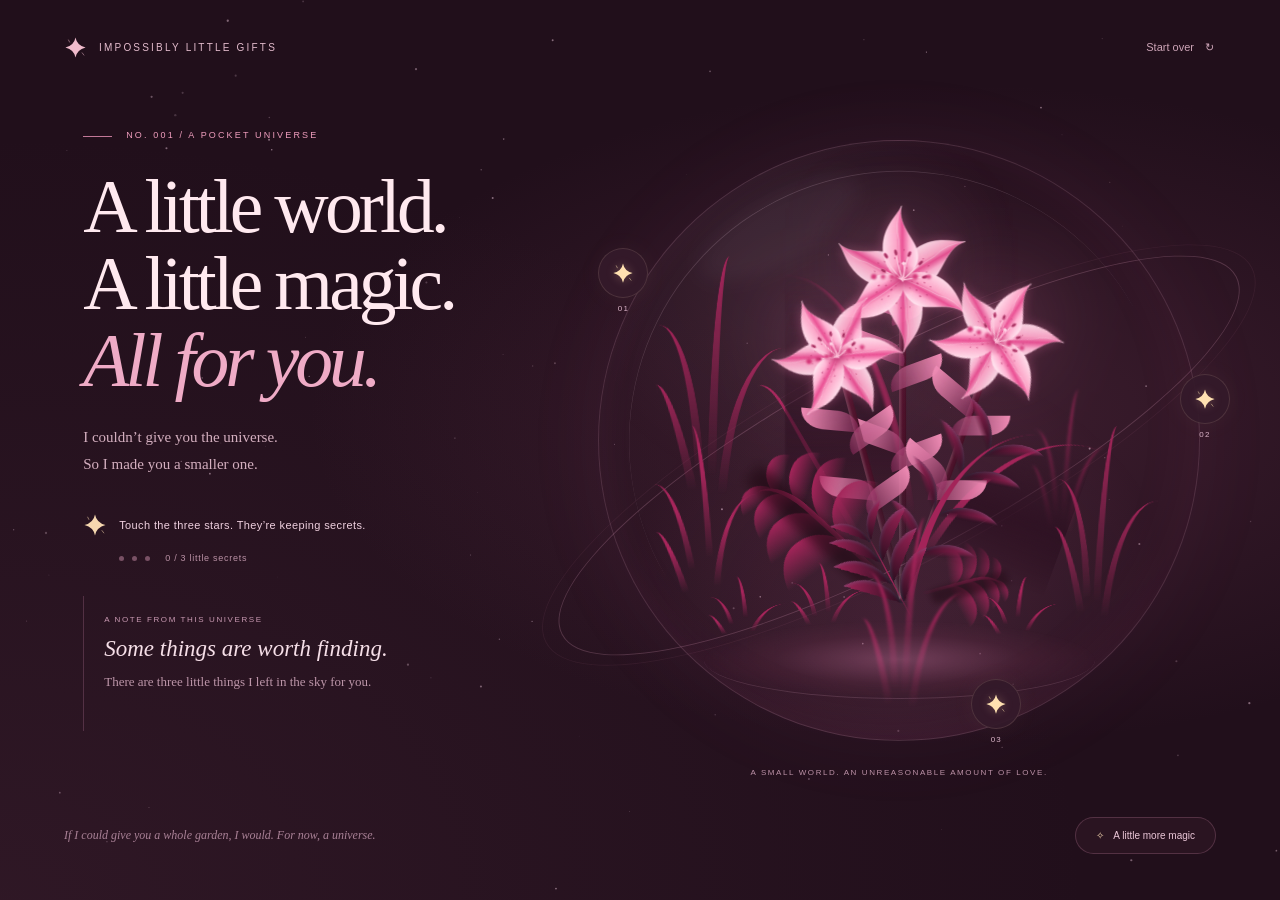
<file: index.html>
<!DOCTYPE html>
<html lang="en">
<head>
  <meta charset="UTF-8">
  <meta name="viewport" content="width=device-width, initial-scale=1.0">
  <meta name="theme-color" content="#210f1b">
  <meta name="description" content="A tiny pink universe with three flowers, three little secrets, and an unreasonable amount of love.">
  <link rel="icon" href="./img/pink-lily.svg" type="image/svg+xml">
  <link rel="stylesheet" href="./css/main.css">
  <link rel="stylesheet" href="./css/lilies.css">
  <link rel="stylesheet" href="./css/universe.css?v=responsive-globe">
  <title>A little universe · animationsss</title>
</head>
<body class="container">
  <div class="night" aria-hidden="true"></div>
  <canvas id="stardust" aria-hidden="true"></canvas>
  <header class="masthead">
    <div class="wordmark"><svg viewBox="0 0 32 32" fill="none" aria-hidden="true"><path d="M16 2 Q18 13 30 16 Q18 19 16 30 Q14 19 2 16 Q14 13 16 2Z" fill="currentColor"/><path d="M6 5L8 9M25 23L28 27" stroke="currentColor" stroke-width=".7"/></svg><span>IMPOSSIBLY LITTLE GIFTS</span></div>
    <button type="button" id="restart" class="quiet-button">Start over <span aria-hidden="true">↻</span></button>
  </header>
  <main class="experience">
    <section class="story" aria-label="A little universe for you">
      <p class="eyebrow">NO. 001 / A POCKET UNIVERSE</p>
      <h1 id="headline"><span>A little world.</span><span>A little magic.</span><em>All for you.</em></h1>
      <p class="intro">I couldn’t give you the universe.<br>So I made you a smaller one.</p>
      <div class="invitation"><svg viewBox="0 0 32 32" fill="none" aria-hidden="true"><path d="M16 2 Q18 13 30 16 Q18 19 16 30 Q14 19 2 16 Q14 13 16 2Z" fill="currentColor"/><path d="M6 5L8 9M25 23L28 27" stroke="currentColor" stroke-width=".7"/></svg><span class="invitation-text">Touch the three stars. They’re keeping secrets.</span></div>
      <div class="progress"><i aria-hidden="true"></i><i aria-hidden="true"></i><i aria-hidden="true"></i><span id="count">0 / 3 little secrets</span></div>
      <div class="secret">
        <p class="secret-label">A NOTE FROM THIS UNIVERSE</p>
        <h2 class="secret-title">Some things are worth finding.</h2>
        <p class="secret-body">There are three little things I left in the sky for you.</p>
      </div>
    </section>
    <section class="universe" aria-label="A miniature world of three pink lilies and three hidden notes">
      <div class="world"><div class="garden-ruler" aria-hidden="true"></div>
        <div class="orbital-ring" aria-hidden="true"></div>
        <div class="glass" aria-hidden="true"></div>
        <div class="garden" role="img" aria-label="The original pink lilies, growing inside a little glass planet"><div class="flowers">
      <div class="flower flower--1">
        <div class="flower__leafs flower__leafs--1">
          <img class="lily-bloom" src="./img/pink-lily.svg" alt="" width="300" height="300" />

          <div class="flower__light flower__light--1"></div>
          <div class="flower__light flower__light--2"></div>
          <div class="flower__light flower__light--3"></div>
          <div class="flower__light flower__light--4"></div>
          <div class="flower__light flower__light--5"></div>
          <div class="flower__light flower__light--6"></div>
          <div class="flower__light flower__light--7"></div>
          <div class="flower__light flower__light--8"></div>
        </div>
        <div class="flower__line">
          <div class="flower__line__leaf flower__line__leaf--1"></div>
          <div class="flower__line__leaf flower__line__leaf--2"></div>
          <div class="flower__line__leaf flower__line__leaf--3"></div>
          <div class="flower__line__leaf flower__line__leaf--4"></div>
          <div class="flower__line__leaf flower__line__leaf--5"></div>
          <div class="flower__line__leaf flower__line__leaf--6"></div>
        </div>
      </div>

      <div class="flower flower--2">
        <div class="flower__leafs flower__leafs--2">
          <img class="lily-bloom" src="./img/pink-lily.svg" alt="" width="300" height="300" />

          <div class="flower__light flower__light--1"></div>
          <div class="flower__light flower__light--2"></div>
          <div class="flower__light flower__light--3"></div>
          <div class="flower__light flower__light--4"></div>
          <div class="flower__light flower__light--5"></div>
          <div class="flower__light flower__light--6"></div>
          <div class="flower__light flower__light--7"></div>
          <div class="flower__light flower__light--8"></div>
        </div>
        <div class="flower__line">
          <div class="flower__line__leaf flower__line__leaf--1"></div>
          <div class="flower__line__leaf flower__line__leaf--2"></div>
          <div class="flower__line__leaf flower__line__leaf--3"></div>
          <div class="flower__line__leaf flower__line__leaf--4"></div>
        </div>
      </div>

      <div class="flower flower--3">
        <div class="flower__leafs flower__leafs--3">
          <img class="lily-bloom" src="./img/pink-lily.svg" alt="" width="300" height="300" />

          <div class="flower__light flower__light--1"></div>
          <div class="flower__light flower__light--2"></div>
          <div class="flower__light flower__light--3"></div>
          <div class="flower__light flower__light--4"></div>
          <div class="flower__light flower__light--5"></div>
          <div class="flower__light flower__light--6"></div>
          <div class="flower__light flower__light--7"></div>
          <div class="flower__light flower__light--8"></div>
        </div>
        <div class="flower__line">
          <div class="flower__line__leaf flower__line__leaf--1"></div>
          <div class="flower__line__leaf flower__line__leaf--2"></div>
          <div class="flower__line__leaf flower__line__leaf--3"></div>
          <div class="flower__line__leaf flower__line__leaf--4"></div>
        </div>
      </div>

      <div class="grow-ans" style="--d: 1.2s">
        <div class="flower__g-long">
          <div class="flower__g-long__top"></div>
          <div class="flower__g-long__bottom"></div>
        </div>
      </div>

      <div class="growing-grass">
        <div class="flower__grass flower__grass--1">
          <div class="flower__grass--top"></div>
          <div class="flower__grass--bottom"></div>
          <div class="flower__grass__leaf flower__grass__leaf--1"></div>
          <div class="flower__grass__leaf flower__grass__leaf--2"></div>
          <div class="flower__grass__leaf flower__grass__leaf--3"></div>
          <div class="flower__grass__leaf flower__grass__leaf--4"></div>
          <div class="flower__grass__leaf flower__grass__leaf--5"></div>
          <div class="flower__grass__leaf flower__grass__leaf--6"></div>
          <div class="flower__grass__leaf flower__grass__leaf--7"></div>
          <div class="flower__grass__leaf flower__grass__leaf--8"></div>
          <div class="flower__grass__overlay"></div>
        </div>
      </div>

      <div class="growing-grass">
        <div class="flower__grass flower__grass--2">
          <div class="flower__grass--top"></div>
          <div class="flower__grass--bottom"></div>
          <div class="flower__grass__leaf flower__grass__leaf--1"></div>
          <div class="flower__grass__leaf flower__grass__leaf--2"></div>
          <div class="flower__grass__leaf flower__grass__leaf--3"></div>
          <div class="flower__grass__leaf flower__grass__leaf--4"></div>
          <div class="flower__grass__leaf flower__grass__leaf--5"></div>
          <div class="flower__grass__leaf flower__grass__leaf--6"></div>
          <div class="flower__grass__leaf flower__grass__leaf--7"></div>
          <div class="flower__grass__leaf flower__grass__leaf--8"></div>
          <div class="flower__grass__overlay"></div>
        </div>
      </div>

      <div class="grow-ans" style="--d: 2.4s">
        <div class="flower__g-right flower__g-right--1">
          <div class="leaf"></div>
        </div>
      </div>

      <div class="grow-ans" style="--d: 2.8s">
        <div class="flower__g-right flower__g-right--2">
          <div class="leaf"></div>
        </div>
      </div>

      <div class="grow-ans" style="--d: 2.8s">
        <div class="flower__g-front">
          <div
            class="flower__g-front__leaf-wrapper flower__g-front__leaf-wrapper--1"
          >
            <div class="flower__g-front__leaf"></div>
          </div>
          <div
            class="flower__g-front__leaf-wrapper flower__g-front__leaf-wrapper--2"
          >
            <div class="flower__g-front__leaf"></div>
          </div>
          <div
            class="flower__g-front__leaf-wrapper flower__g-front__leaf-wrapper--3"
          >
            <div class="flower__g-front__leaf"></div>
          </div>
          <div
            class="flower__g-front__leaf-wrapper flower__g-front__leaf-wrapper--4"
          >
            <div class="flower__g-front__leaf"></div>
          </div>
          <div
            class="flower__g-front__leaf-wrapper flower__g-front__leaf-wrapper--5"
          >
            <div class="flower__g-front__leaf"></div>
          </div>
          <div
            class="flower__g-front__leaf-wrapper flower__g-front__leaf-wrapper--6"
          >
            <div class="flower__g-front__leaf"></div>
          </div>
          <div
            class="flower__g-front__leaf-wrapper flower__g-front__leaf-wrapper--7"
          >
            <div class="flower__g-front__leaf"></div>
          </div>
          <div
            class="flower__g-front__leaf-wrapper flower__g-front__leaf-wrapper--8"
          >
            <div class="flower__g-front__leaf"></div>
          </div>
          <div class="flower__g-front__line"></div>
        </div>
      </div>

      <div class="grow-ans" style="--d: 3.2s">
        <div class="flower__g-fr">
          <div class="leaf"></div>
          <div class="flower__g-fr__leaf flower__g-fr__leaf--1"></div>
          <div class="flower__g-fr__leaf flower__g-fr__leaf--2"></div>
          <div class="flower__g-fr__leaf flower__g-fr__leaf--3"></div>
          <div class="flower__g-fr__leaf flower__g-fr__leaf--4"></div>
          <div class="flower__g-fr__leaf flower__g-fr__leaf--5"></div>
          <div class="flower__g-fr__leaf flower__g-fr__leaf--6"></div>
          <div class="flower__g-fr__leaf flower__g-fr__leaf--7"></div>
          <div class="flower__g-fr__leaf flower__g-fr__leaf--8"></div>
        </div>
      </div>

      <div class="long-g long-g--0">
        <div class="grow-ans" style="--d: 3s">
          <div class="leaf leaf--0"></div>
        </div>
        <div class="grow-ans" style="--d: 2.2s">
          <div class="leaf leaf--1"></div>
        </div>
        <div class="grow-ans" style="--d: 3.4s">
          <div class="leaf leaf--2"></div>
        </div>
        <div class="grow-ans" style="--d: 3.6s">
          <div class="leaf leaf--3"></div>
        </div>
      </div>

      <div class="long-g long-g--1">
        <div class="grow-ans" style="--d: 3.6s">
          <div class="leaf leaf--0"></div>
        </div>
        <div class="grow-ans" style="--d: 3.8s">
          <div class="leaf leaf--1"></div>
        </div>
        <div class="grow-ans" style="--d: 4s">
          <div class="leaf leaf--2"></div>
        </div>
        <div class="grow-ans" style="--d: 4.2s">
          <div class="leaf leaf--3"></div>
        </div>
      </div>

      <div class="long-g long-g--2">
        <div class="grow-ans" style="--d: 4s">
          <div class="leaf leaf--0"></div>
        </div>
        <div class="grow-ans" style="--d: 4.2s">
          <div class="leaf leaf--1"></div>
        </div>
        <div class="grow-ans" style="--d: 4.4s">
          <div class="leaf leaf--2"></div>
        </div>
        <div class="grow-ans" style="--d: 4.6s">
          <div class="leaf leaf--3"></div>
        </div>
      </div>

      <div class="long-g long-g--3">
        <div class="grow-ans" style="--d: 4s">
          <div class="leaf leaf--0"></div>
        </div>
        <div class="grow-ans" style="--d: 4.2s">
          <div class="leaf leaf--1"></div>
        </div>
        <div class="grow-ans" style="--d: 3s">
          <div class="leaf leaf--2"></div>
        </div>
        <div class="grow-ans" style="--d: 3.6s">
          <div class="leaf leaf--3"></div>
        </div>
      </div>

      <div class="long-g long-g--4">
        <div class="grow-ans" style="--d: 4s">
          <div class="leaf leaf--0"></div>
        </div>
        <div class="grow-ans" style="--d: 4.2s">
          <div class="leaf leaf--1"></div>
        </div>
        <div class="grow-ans" style="--d: 3s">
          <div class="leaf leaf--2"></div>
        </div>
        <div class="grow-ans" style="--d: 3.6s">
          <div class="leaf leaf--3"></div>
        </div>
      </div>

      <div class="long-g long-g--5">
        <div class="grow-ans" style="--d: 4s">
          <div class="leaf leaf--0"></div>
        </div>
        <div class="grow-ans" style="--d: 4.2s">
          <div class="leaf leaf--1"></div>
        </div>
        <div class="grow-ans" style="--d: 3s">
          <div class="leaf leaf--2"></div>
        </div>
        <div class="grow-ans" style="--d: 3.6s">
          <div class="leaf leaf--3"></div>
        </div>
      </div>

      <div class="long-g long-g--6">
        <div class="grow-ans" style="--d: 4.2s">
          <div class="leaf leaf--0"></div>
        </div>
        <div class="grow-ans" style="--d: 4.4s">
          <div class="leaf leaf--1"></div>
        </div>
        <div class="grow-ans" style="--d: 4.6s">
          <div class="leaf leaf--2"></div>
        </div>
        <div class="grow-ans" style="--d: 4.8s">
          <div class="leaf leaf--3"></div>
        </div>
      </div>

      <div class="long-g long-g--7">
        <div class="grow-ans" style="--d: 3s">
          <div class="leaf leaf--0"></div>
        </div>
        <div class="grow-ans" style="--d: 3.2s">
          <div class="leaf leaf--1"></div>
        </div>
        <div class="grow-ans" style="--d: 3.5s">
          <div class="leaf leaf--2"></div>
        </div>
        <div class="grow-ans" style="--d: 3.6s">
          <div class="leaf leaf--3"></div>
        </div>
      </div>
    </div></div>
        <div class="ground" aria-hidden="true"></div>
        <svg class="heart-trace" viewBox="0 0 500 500" aria-hidden="true"><path pathLength="1000" d="M250 452 C205 419 18 280 25 152 C31 39 186 20 250 126 C314 20 469 39 475 152 C482 280 295 419 250 452"/></svg>
        <button type="button" class="star star--1" aria-label="Open secret one: the pull" aria-pressed="false"><svg viewBox="0 0 32 32" fill="none" aria-hidden="true"><path d="M16 2 Q18 13 30 16 Q18 19 16 30 Q14 19 2 16 Q14 13 16 2Z" fill="currentColor"/><path d="M6 5L8 9M25 23L28 27" stroke="currentColor" stroke-width=".7"/></svg><span class="star-label" aria-hidden="true">01</span></button>
        <button type="button" class="star star--2" aria-label="Open secret two: the light" aria-pressed="false"><svg viewBox="0 0 32 32" fill="none" aria-hidden="true"><path d="M16 2 Q18 13 30 16 Q18 19 16 30 Q14 19 2 16 Q14 13 16 2Z" fill="currentColor"/><path d="M6 5L8 9M25 23L28 27" stroke="currentColor" stroke-width=".7"/></svg><span class="star-label" aria-hidden="true">02</span></button>
        <button type="button" class="star star--3" aria-label="Open secret three: the promise" aria-pressed="false"><svg viewBox="0 0 32 32" fill="none" aria-hidden="true"><path d="M16 2 Q18 13 30 16 Q18 19 16 30 Q14 19 2 16 Q14 13 16 2Z" fill="currentColor"/><path d="M6 5L8 9M25 23L28 27" stroke="currentColor" stroke-width=".7"/></svg><span class="star-label" aria-hidden="true">03</span></button>
        <p class="orbital-caption">A SMALL WORLD. AN UNREASONABLE AMOUNT OF LOVE.</p>
      </div>
    </section>
  </main>
  <footer class="page-footer"><p>If I could give you a whole garden, I would. For now, a universe.</p><button type="button" class="magic-button" id="magic"><span aria-hidden="true">✧</span> A little more magic</button></footer>
  <p id="announcement" class="sr-only" role="status" aria-live="polite"></p>
  <script src="./js/universe.js?v=responsive-globe"></script>
</body>
</html>
</file>
<file: css/main.css>
*,
*::after,
*::before {
  padding: 0;
  margin: 0;
  box-sizing: border-box;
}

:root {
  --dark-color: hsl(335, 64%, 7%);
}

body {
  display: flex;
  align-items: flex-end;
  justify-content: center;
  min-height: 100vh;
  background-color: var(--dark-color);
  overflow: hidden;
  perspective: 1000px;
}

.night {
  position: fixed;
  left: 50%;
  top: 0;
  transform: translateX(-50%);
  width: 100%;
  height: 100%;
  filter: blur(0.1vmin);
  background-image: radial-gradient(ellipse at top, transparent 0%, var(--dark-color)),
  radial-gradient(ellipse at bottom, var(--dark-color), hsla(335, 64%, 76%, 0.2)),
  repeating-linear-gradient(220deg, hsl(335, 64%, 7%) 0px, hsl(335, 64%, 7%) 19px, transparent 19px,
  transparent 22px), repeating-linear-gradient(189deg, hsl(335, 64%, 7%) 0px, hsl(335, 64%, 7%) 19px,
  transparent 19px, transparent 22px), repeating-linear-gradient(148deg, hsl(335, 64%, 7%) 0px,
  hsl(335, 64%, 7%) 19px, transparent 19px, transparent 22px), linear-gradient(90deg, hsl(335, 64%, 51%),
  hsl(335, 64%, 90%));
}

.flowers {
  position: relative;
  transform: scale(0.9);
}

.flower {
  position: absolute;
  bottom: 10vmin;
  transform-origin: bottom center;
  z-index: 10;
  --fl-speed: 0.8s;
}
.flower--1 {
  -webkit-animation: moving-flower-1 4s linear infinite;
          animation: moving-flower-1 4s linear infinite;
}
.flower--1 .flower__line {
  height: 70vmin;
  -webkit-animation-delay: 0.3s;
          animation-delay: 0.3s;
}
.flower--1 .flower__line__leaf--1 {
  -webkit-animation: blooming-leaf-right var(--fl-speed) 1.6s backwards;
          animation: blooming-leaf-right var(--fl-speed) 1.6s backwards;
}
.flower--1 .flower__line__leaf--2 {
  -webkit-animation: blooming-leaf-right var(--fl-speed) 1.4s backwards;
          animation: blooming-leaf-right var(--fl-speed) 1.4s backwards;
}
.flower--1 .flower__line__leaf--3 {
  -webkit-animation: blooming-leaf-left var(--fl-speed) 1.2s backwards;
          animation: blooming-leaf-left var(--fl-speed) 1.2s backwards;
}
.flower--1 .flower__line__leaf--4 {
  -webkit-animation: blooming-leaf-left var(--fl-speed) 1s backwards;
          animation: blooming-leaf-left var(--fl-speed) 1s backwards;
}
.flower--1 .flower__line__leaf--5 {
  -webkit-animation: blooming-leaf-right var(--fl-speed) 1.8s backwards;
          animation: blooming-leaf-right var(--fl-speed) 1.8s backwards;
}
.flower--1 .flower__line__leaf--6 {
  -webkit-animation: blooming-leaf-left var(--fl-speed) 2s backwards;
          animation: blooming-leaf-left var(--fl-speed) 2s backwards;
}
.flower--2 {
  left: 50%;
  transform: rotate(20deg);
  -webkit-animation: moving-flower-2 4s linear infinite;
          animation: moving-flower-2 4s linear infinite;
}
.flower--2 .flower__line {
  height: 60vmin;
  -webkit-animation-delay: 0.6s;
          animation-delay: 0.6s;
}
.flower--2 .flower__line__leaf--1 {
  -webkit-animation: blooming-leaf-right var(--fl-speed) 1.9s backwards;
          animation: blooming-leaf-right var(--fl-speed) 1.9s backwards;
}
.flower--2 .flower__line__leaf--2 {
  -webkit-animation: blooming-leaf-right var(--fl-speed) 1.7s backwards;
          animation: blooming-leaf-right var(--fl-speed) 1.7s backwards;
}
.flower--2 .flower__line__leaf--3 {
  -webkit-animation: blooming-leaf-left var(--fl-speed) 1.5s backwards;
          animation: blooming-leaf-left var(--fl-speed) 1.5s backwards;
}
.flower--2 .flower__line__leaf--4 {
  -webkit-animation: blooming-leaf-left var(--fl-speed) 1.3s backwards;
          animation: blooming-leaf-left var(--fl-speed) 1.3s backwards;
}
.flower--3 {
  left: 50%;
  transform: rotate(-15deg);
  -webkit-animation: moving-flower-3 4s linear infinite;
          animation: moving-flower-3 4s linear infinite;
}
.flower--3 .flower__line {
  -webkit-animation-delay: 0.9s;
          animation-delay: 0.9s;
}
.flower--3 .flower__line__leaf--1 {
  -webkit-animation: blooming-leaf-right var(--fl-speed) 2.5s backwards;
          animation: blooming-leaf-right var(--fl-speed) 2.5s backwards;
}
.flower--3 .flower__line__leaf--2 {
  -webkit-animation: blooming-leaf-right var(--fl-speed) 2.3s backwards;
          animation: blooming-leaf-right var(--fl-speed) 2.3s backwards;
}
.flower--3 .flower__line__leaf--3 {
  -webkit-animation: blooming-leaf-left var(--fl-speed) 2.1s backwards;
          animation: blooming-leaf-left var(--fl-speed) 2.1s backwards;
}
.flower--3 .flower__line__leaf--4 {
  -webkit-animation: blooming-leaf-left var(--fl-speed) 1.9s backwards;
          animation: blooming-leaf-left var(--fl-speed) 1.9s backwards;
}
.flower__leafs {
  position: relative;
  -webkit-animation: blooming-flower 2s backwards;
          animation: blooming-flower 2s backwards;
}
.flower__leafs--1 {
  -webkit-animation-delay: 1.1s;
          animation-delay: 1.1s;
}
.flower__leafs--2 {
  -webkit-animation-delay: 1.4s;
          animation-delay: 1.4s;
}
.flower__leafs--3 {
  -webkit-animation-delay: 1.7s;
          animation-delay: 1.7s;
}
.flower__leafs::after {
  content: "";
  position: absolute;
  left: 0;
  top: 0;
  transform: translate(-50%, -100%);
  width: 8vmin;
  height: 8vmin;
  background-color: hsl(335, 64%, 40%);
  filter: blur(10vmin);
}
.flower__leaf {
  position: absolute;
  bottom: 0;
  left: 50%;
  width: 8vmin;
  height: 11vmin;
  border-radius: 51% 49% 47% 53%/44% 45% 55% 69%;
  background-color: hsl(335, 64%, 40%);
  background-image: linear-gradient(to top, hsl(335, 64%, 50%), hsl(335, 64%, 50%));
  transform-origin: bottom center;
  opacity: 0.9;
  box-shadow: inset 0 0 2vmin hsla(335, 64%, 95%, 0.5);
}
.flower__leaf--1 {
  transform: translate(-10%, 1%) rotateY(40deg) rotateX(-50deg);
}
.flower__leaf--2 {
  transform: translate(-50%, -4%) rotateX(40deg);
}
.flower__leaf--3 {
  transform: translate(-90%, 0%) rotateY(45deg) rotateX(50deg);
}
.flower__leaf--4 {
  width: 8vmin;
  height: 8vmin;
  transform-origin: bottom left;
  border-radius: 4vmin 10vmin 4vmin 4vmin;
  transform: translate(0%, 18%) rotateX(70deg) rotate(-43deg);
  background-image: linear-gradient(to top, hsl(335, 64%, 50%), hsl(335, 64%, 50%));
  z-index: 1;
  opacity: 0.8;
}
.flower__white-circle {
  position: absolute;
  left: -3.5vmin;
  top: -3vmin;
  width: 9vmin;
  height: 4vmin;
  border-radius: 50%;
  background-color: hsl(335, 64%, 95%);
}
.flower__white-circle::after {
  content: "";
  position: absolute;
  left: 50%;
  top: 45%;
  transform: translate(-50%, -50%);
  width: 60%;
  height: 60%;
  border-radius: inherit;
  background-image: repeating-linear-gradient(135deg, hsla(335, 64%, 7%, 0.03) 0px,
  hsla(335, 64%, 7%, 0.03) 1px, transparent 1px, transparent 12px), repeating-linear-gradient(45deg,
  hsla(335, 64%, 7%, 0.03) 0px, hsla(335, 64%, 7%, 0.03) 1px, transparent 1px, transparent 12px),
  repeating-linear-gradient(67.5deg, hsla(335, 64%, 7%, 0.03) 0px, hsla(335, 64%, 7%, 0.03) 1px,
  transparent 1px, transparent 12px), repeating-linear-gradient(135deg, hsla(335, 64%, 7%, 0.03) 0px,
  hsla(335, 64%, 7%, 0.03) 1px, transparent 1px, transparent 12px), repeating-linear-gradient(45deg,
  hsla(335, 64%, 7%, 0.03) 0px, hsla(335, 64%, 7%, 0.03) 1px, transparent 1px, transparent 12px),
  repeating-linear-gradient(112.5deg, hsla(335, 64%, 7%, 0.03) 0px, hsla(335, 64%, 7%, 0.03) 1px,
  transparent 1px, transparent 12px), repeating-linear-gradient(112.5deg, hsla(335, 64%, 7%, 0.03) 0px,
  hsla(335, 64%, 7%, 0.03) 1px, transparent 1px, transparent 12px), repeating-linear-gradient(45deg,
  hsla(335, 64%, 7%, 0.03) 0px, hsla(335, 64%, 7%, 0.03) 1px, transparent 1px, transparent 12px),
  repeating-linear-gradient(22.5deg, hsla(335, 64%, 7%, 0.03) 0px, hsla(335, 64%, 7%, 0.03) 1px,
  transparent 1px, transparent 12px), repeating-linear-gradient(45deg, hsla(335, 64%, 7%, 0.03) 0px,
  hsla(335, 64%, 7%, 0.03) 1px, transparent 1px, transparent 12px), repeating-linear-gradient(22.5deg,
  hsla(335, 64%, 7%, 0.03) 0px, hsla(335, 64%, 7%, 0.03) 1px, transparent 1px, transparent 12px),
  repeating-linear-gradient(135deg, hsla(335, 64%, 7%, 0.03) 0px, hsla(335, 64%, 7%, 0.03) 1px,
  transparent 1px, transparent 12px), repeating-linear-gradient(157.5deg, hsla(335, 64%, 7%, 0.03) 0px,
  hsla(335, 64%, 7%, 0.03) 1px, transparent 1px, transparent 12px), repeating-linear-gradient(67.5deg,
  hsla(335, 64%, 7%, 0.03) 0px, hsla(335, 64%, 7%, 0.03) 1px, transparent 1px, transparent 12px),
  repeating-linear-gradient(67.5deg, hsla(335, 64%, 7%, 0.03) 0px, hsla(335, 64%, 7%, 0.03) 1px,
  transparent 1px, transparent 12px), linear-gradient(90deg, hsl(335, 64%, 40%), hsl(335, 64%, 40%));
}
.flower__line {
  height: 55vmin;
  width: 1.5vmin;
  background-image: linear-gradient(to left, hsla(335, 64%, 7%, 0.2), transparent,
  hsla(335, 64%, 95%, 0.2)), linear-gradient(to top, transparent 10%, hsl(335, 64%, 19%), hsl(335, 64%, 19%));
  box-shadow: inset 0 0 2px hsla(335, 64%, 7%, 0.5);
  -webkit-animation: grow-flower-tree 4s backwards;
          animation: grow-flower-tree 4s backwards;
}
.flower__line__leaf {
  --w: 7vmin;
  --h: calc(var(--w) + 2vmin);
  position: absolute;
  top: 20%;
  left: 90%;
  width: var(--w);
  height: var(--h);
  border-top-right-radius: var(--h);
  border-bottom-left-radius: var(--h);
  background-image: linear-gradient(to top, hsla(335, 64%, 32%, 0.4), hsl(335, 64%, 40%));
}
.flower__line__leaf--1 {
  transform: rotate(70deg) rotateY(30deg);
}
.flower__line__leaf--2 {
  top: 45%;
  transform: rotate(70deg) rotateY(30deg);
}
.flower__line__leaf--3, .flower__line__leaf--4, .flower__line__leaf--6 {
  border-top-right-radius: 0;
  border-bottom-left-radius: 0;
  border-top-left-radius: var(--h);
  border-bottom-right-radius: var(--h);
  left: -460%;
  top: 12%;
  transform: rotate(-70deg) rotateY(30deg);
}
.flower__line__leaf--4 {
  top: 40%;
}
.flower__line__leaf--5 {
  top: 0;
  transform-origin: left;
  transform: rotate(70deg) rotateY(30deg) scale(0.6);
}
.flower__line__leaf--6 {
  top: -2%;
  left: -450%;
  transform-origin: right;
  transform: rotate(-70deg) rotateY(30deg) scale(0.6);
}
.flower__light {
  position: absolute;
  bottom: 0vmin;
  width: 1vmin;
  height: 1vmin;
  background-color: hsl(335, 64%, 51%);
  border-radius: 50%;
  filter: blur(0.2vmin);
  -webkit-animation: light-ans 4s linear infinite backwards;
          animation: light-ans 4s linear infinite backwards;
}
.flower__light:nth-child(odd) {
  background-color: hsl(335, 64%, 50%);
}
.flower__light--1 {
  left: -2vmin;
  -webkit-animation-delay: 1s;
          animation-delay: 1s;
}
.flower__light--2 {
  left: 3vmin;
  -webkit-animation-delay: 0.5s;
          animation-delay: 0.5s;
}
.flower__light--3 {
  left: -6vmin;
  -webkit-animation-delay: 0.3s;
          animation-delay: 0.3s;
}
.flower__light--4 {
  left: 6vmin;
  -webkit-animation-delay: 0.9s;
          animation-delay: 0.9s;
}
.flower__light--5 {
  left: -1vmin;
  -webkit-animation-delay: 1.5s;
          animation-delay: 1.5s;
}
.flower__light--6 {
  left: -4vmin;
  -webkit-animation-delay: 3s;
          animation-delay: 3s;
}
.flower__light--7 {
  left: 3vmin;
  -webkit-animation-delay: 2s;
          animation-delay: 2s;
}
.flower__light--8 {
  left: -6vmin;
  -webkit-animation-delay: 3.5s;
          animation-delay: 3.5s;
}
.flower__grass {
  --c: hsl(335, 64%, 39%);
  --line-w: 1.5vmin;
  position: absolute;
  bottom: 12vmin;
  left: -7vmin;
  display: flex;
  flex-direction: column;
  align-items: flex-end;
  z-index: 20;
  transform-origin: bottom center;
  transform: rotate(-48deg) rotateY(40deg);
}
.flower__grass--1 {
  -webkit-animation: moving-grass 2s linear infinite;
          animation: moving-grass 2s linear infinite;
}
.flower__grass--2 {
  left: 2vmin;
  bottom: 10vmin;
  transform: scale(0.5) rotate(75deg) rotateX(10deg) rotateY(-200deg);
  opacity: 0.8;
  z-index: 0;
  -webkit-animation: moving-grass--2 1.5s linear infinite;
          animation: moving-grass--2 1.5s linear infinite;
}
.flower__grass--top {
  width: 7vmin;
  height: 10vmin;
  border-top-right-radius: 100%;
  border-right: var(--line-w) solid var(--c);
  transform-origin: bottom center;
  transform: rotate(-2deg);
}
.flower__grass--bottom {
  margin-top: -2px;
  width: var(--line-w);
  height: 25vmin;
  background-image: linear-gradient(to top, transparent, var(--c));
}
.flower__grass__leaf {
  --size: 10vmin;
  position: absolute;
  width: calc(var(--size) * 2.1);
  height: var(--size);
  border-top-left-radius: var(--size);
  border-top-right-radius: var(--size);
  background-image: linear-gradient(to top, transparent, transparent 30%, var(--c));
  z-index: 100;
}
.flower__grass__leaf--1 {
  top: -6%;
  left: 30%;
  --size: 6vmin;
  transform: rotate(-20deg);
  -webkit-animation: growing-grass-ans--1 2s 2.6s backwards;
          animation: growing-grass-ans--1 2s 2.6s backwards;
}
@-webkit-keyframes growing-grass-ans--1 {
  0% {
    transform-origin: bottom left;
    transform: rotate(-20deg) scale(0);
  }
}
@keyframes growing-grass-ans--1 {
  0% {
    transform-origin: bottom left;
    transform: rotate(-20deg) scale(0);
  }
}
.flower__grass__leaf--2 {
  top: -5%;
  left: -110%;
  --size: 6vmin;
  transform: rotate(10deg);
  -webkit-animation: growing-grass-ans--2 2s 2.4s linear backwards;
          animation: growing-grass-ans--2 2s 2.4s linear backwards;
}
@-webkit-keyframes growing-grass-ans--2 {
  0% {
    transform-origin: bottom right;
    transform: rotate(10deg) scale(0);
  }
}
@keyframes growing-grass-ans--2 {
  0% {
    transform-origin: bottom right;
    transform: rotate(10deg) scale(0);
  }
}
.flower__grass__leaf--3 {
  top: 5%;
  left: 60%;
  --size: 8vmin;
  transform: rotate(-18deg) rotateX(-20deg);
  -webkit-animation: growing-grass-ans--3 2s 2.2s linear backwards;
          animation: growing-grass-ans--3 2s 2.2s linear backwards;
}
@-webkit-keyframes growing-grass-ans--3 {
  0% {
    transform-origin: bottom left;
    transform: rotate(-18deg) rotateX(-20deg) scale(0);
  }
}
@keyframes growing-grass-ans--3 {
  0% {
    transform-origin: bottom left;
    transform: rotate(-18deg) rotateX(-20deg) scale(0);
  }
}
.flower__grass__leaf--4 {
  top: 6%;
  left: -135%;
  --size: 8vmin;
  transform: rotate(2deg);
  -webkit-animation: growing-grass-ans--4 2s 2s linear backwards;
          animation: growing-grass-ans--4 2s 2s linear backwards;
}
@-webkit-keyframes growing-grass-ans--4 {
  0% {
    transform-origin: bottom right;
    transform: rotate(2deg) scale(0);
  }
}
@keyframes growing-grass-ans--4 {
  0% {
    transform-origin: bottom right;
    transform: rotate(2deg) scale(0);
  }
}
.flower__grass__leaf--5 {
  top: 20%;
  left: 60%;
  --size: 10vmin;
  transform: rotate(-24deg) rotateX(-20deg);
  -webkit-animation: growing-grass-ans--5 2s 1.8s linear backwards;
          animation: growing-grass-ans--5 2s 1.8s linear backwards;
}
@-webkit-keyframes growing-grass-ans--5 {
  0% {
    transform-origin: bottom left;
    transform: rotate(-24deg) rotateX(-20deg) scale(0);
  }
}
@keyframes growing-grass-ans--5 {
  0% {
    transform-origin: bottom left;
    transform: rotate(-24deg) rotateX(-20deg) scale(0);
  }
}
.flower__grass__leaf--6 {
  top: 22%;
  left: -180%;
  --size: 10vmin;
  transform: rotate(10deg);
  -webkit-animation: growing-grass-ans--6 2s 1.6s linear backwards;
          animation: growing-grass-ans--6 2s 1.6s linear backwards;
}
@-webkit-keyframes growing-grass-ans--6 {
  0% {
    transform-origin: bottom right;
    transform: rotate(10deg) scale(0);
  }
}
@keyframes growing-grass-ans--6 {
  0% {
    transform-origin: bottom right;
    transform: rotate(10deg) scale(0);
  }
}
.flower__grass__leaf--7 {
  top: 39%;
  left: 70%;
  --size: 10vmin;
  transform: rotate(-10deg);
  -webkit-animation: growing-grass-ans--7 2s 1.4s linear backwards;
          animation: growing-grass-ans--7 2s 1.4s linear backwards;
}
@-webkit-keyframes growing-grass-ans--7 {
  0% {
    transform-origin: bottom left;
    transform: rotate(-10deg) scale(0);
  }
}
@keyframes growing-grass-ans--7 {
  0% {
    transform-origin: bottom left;
    transform: rotate(-10deg) scale(0);
  }
}
.flower__grass__leaf--8 {
  top: 40%;
  left: -215%;
  --size: 11vmin;
  transform: rotate(10deg);
  -webkit-animation: growing-grass-ans--8 2s 1.2s linear backwards;
          animation: growing-grass-ans--8 2s 1.2s linear backwards;
}
@-webkit-keyframes growing-grass-ans--8 {
  0% {
    transform-origin: bottom right;
    transform: rotate(10deg) scale(0);
  }
}
@keyframes growing-grass-ans--8 {
  0% {
    transform-origin: bottom right;
    transform: rotate(10deg) scale(0);
  }
}
.flower__grass__overlay {
  position: absolute;
  top: -10%;
  right: 0%;
  width: 100%;
  height: 100%;
  background-color: hsla(335, 64%, 7%, 0.6);
  filter: blur(1.5vmin);
  z-index: 100;
}
.flower__g-long {
  --w: 2vmin;
  --h: 6vmin;
  --c: hsl(335, 64%, 40%);
  position: absolute;
  bottom: 10vmin;
  left: -3vmin;
  transform-origin: bottom center;
  transform: rotate(-30deg) rotateY(-20deg);
  display: flex;
  flex-direction: column;
  align-items: flex-end;
  -webkit-animation: flower-g-long-ans 3s linear infinite;
          animation: flower-g-long-ans 3s linear infinite;
}
@-webkit-keyframes flower-g-long-ans {
  0%, 100% {
    transform: rotate(-30deg) rotateY(-20deg);
  }
  50% {
    transform: rotate(-32deg) rotateY(-20deg);
  }
}
@keyframes flower-g-long-ans {
  0%, 100% {
    transform: rotate(-30deg) rotateY(-20deg);
  }
  50% {
    transform: rotate(-32deg) rotateY(-20deg);
  }
}
.flower__g-long__top {
  top: calc(var(--h) * -1);
  width: calc(var(--w) + 1vmin);
  height: var(--h);
  border-top-right-radius: 100%;
  border-right: 0.7vmin solid var(--c);
  transform: translate(-0.7vmin, 1vmin);
}
.flower__g-long__bottom {
  width: var(--w);
  height: 50vmin;
  transform-origin: bottom center;
  background-image: linear-gradient(to top, transparent 30%, var(--c));
  box-shadow: inset 0 0 2px hsla(335, 64%, 7%, 0.5);
  -webkit-clip-path: polygon(35% 0, 65% 1%, 100% 100%, 0% 100%);
          clip-path: polygon(35% 0, 65% 1%, 100% 100%, 0% 100%);
}
.flower__g-right {
  position: absolute;
  bottom: 6vmin;
  left: -2vmin;
  transform-origin: bottom left;
  transform: rotate(20deg);
}
.flower__g-right .leaf {
  width: 30vmin;
  height: 50vmin;
  border-top-left-radius: 100%;
  border-left: 2vmin solid hsl(335, 64%, 39%);
  background-image: linear-gradient(to bottom, transparent, var(--dark-color) 60%);
  -webkit-mask-image: linear-gradient(to top, transparent 30%, hsl(335, 64%, 39%) 60%);
}
.flower__g-right--1 {
  -webkit-animation: flower-g-right-ans 2.5s linear infinite;
          animation: flower-g-right-ans 2.5s linear infinite;
}
.flower__g-right--2 {
  left: 5vmin;
  transform: rotateY(-180deg);
  -webkit-animation: flower-g-right-ans--2 3s linear infinite;
          animation: flower-g-right-ans--2 3s linear infinite;
}
.flower__g-right--2 .leaf {
  height: 75vmin;
  filter: blur(0.3vmin);
  opacity: 0.8;
}
@-webkit-keyframes flower-g-right-ans {
  0%, 100% {
    transform: rotate(20deg);
  }
  50% {
    transform: rotate(24deg) rotateX(-20deg);
  }
}
@keyframes flower-g-right-ans {
  0%, 100% {
    transform: rotate(20deg);
  }
  50% {
    transform: rotate(24deg) rotateX(-20deg);
  }
}
@-webkit-keyframes flower-g-right-ans--2 {
  0%, 100% {
    transform: rotateY(-180deg) rotate(0deg) rotateX(-20deg);
  }
  50% {
    transform: rotateY(-180deg) rotate(6deg) rotateX(-20deg);
  }
}
@keyframes flower-g-right-ans--2 {
  0%, 100% {
    transform: rotateY(-180deg) rotate(0deg) rotateX(-20deg);
  }
  50% {
    transform: rotateY(-180deg) rotate(6deg) rotateX(-20deg);
  }
}
.flower__g-front {
  position: absolute;
  bottom: 6vmin;
  left: 2.5vmin;
  z-index: 100;
  transform-origin: bottom center;
  transform: rotate(-28deg) rotateY(30deg) scale(1.04);
  -webkit-animation: flower__g-front-ans 2s linear infinite;
          animation: flower__g-front-ans 2s linear infinite;
}
@-webkit-keyframes flower__g-front-ans {
  0%, 100% {
    transform: rotate(-28deg) rotateY(30deg) scale(1.04);
  }
  50% {
    transform: rotate(-35deg) rotateY(40deg) scale(1.04);
  }
}
@keyframes flower__g-front-ans {
  0%, 100% {
    transform: rotate(-28deg) rotateY(30deg) scale(1.04);
  }
  50% {
    transform: rotate(-35deg) rotateY(40deg) scale(1.04);
  }
}
.flower__g-front__line {
  width: 0.3vmin;
  height: 20vmin;
  background-image: linear-gradient(to top, transparent, hsl(335, 64%, 39%), transparent 100%);
  position: relative;
}
.flower__g-front__leaf-wrapper {
  position: absolute;
  top: 0;
  left: 0;
  transform-origin: bottom left;
  transform: rotate(10deg);
}
.flower__g-front__leaf-wrapper:nth-child(even) {
  left: 0vmin;
  transform: rotateY(-180deg) rotate(5deg);
  -webkit-animation: flower__g-front__leaf-left-ans 1s ease-in backwards;
          animation: flower__g-front__leaf-left-ans 1s ease-in backwards;
}
.flower__g-front__leaf-wrapper:nth-child(odd) {
  -webkit-animation: flower__g-front__leaf-ans 1s ease-in backwards;
          animation: flower__g-front__leaf-ans 1s ease-in backwards;
}
.flower__g-front__leaf-wrapper--1 {
  top: -8vmin;
  transform: scale(0.7);
  -webkit-animation: flower__g-front__leaf-ans 1s 5.5s ease-in backwards !important;
          animation: flower__g-front__leaf-ans 1s 5.5s ease-in backwards !important;
}
.flower__g-front__leaf-wrapper--2 {
  top: -8vmin;
  transform: rotateY(-180deg) scale(0.7) !important;
  -webkit-animation: flower__g-front__leaf-left-ans-2 1s 4.6s ease-in backwards !important;
          animation: flower__g-front__leaf-left-ans-2 1s 4.6s ease-in backwards !important;
}
.flower__g-front__leaf-wrapper--3 {
  top: -3vmin;
  -webkit-animation: flower__g-front__leaf-ans 1s 4.6s ease-in backwards;
          animation: flower__g-front__leaf-ans 1s 4.6s ease-in backwards;
}
.flower__g-front__leaf-wrapper--4 {
  top: -3vmin;
  transform: rotateY(-180deg) scale(0.9) !important;
  -webkit-animation: flower__g-front__leaf-left-ans-2 1s 4.6s ease-in backwards !important;
          animation: flower__g-front__leaf-left-ans-2 1s 4.6s ease-in backwards !important;
}
@-webkit-keyframes flower__g-front__leaf-left-ans-2 {
  0% {
    transform: rotateY(-180deg) scale(0);
  }
}
@keyframes flower__g-front__leaf-left-ans-2 {
  0% {
    transform: rotateY(-180deg) scale(0);
  }
}
.flower__g-front__leaf-wrapper--5, .flower__g-front__leaf-wrapper--6 {
  top: 2vmin;
}
.flower__g-front__leaf-wrapper--7, .flower__g-front__leaf-wrapper--8 {
  top: 6.5vmin;
}
.flower__g-front__leaf-wrapper--2 {
  -webkit-animation-delay: 5.2s !important;
          animation-delay: 5.2s !important;
}
.flower__g-front__leaf-wrapper--3 {
  -webkit-animation-delay: 4.9s !important;
          animation-delay: 4.9s !important;
}
.flower__g-front__leaf-wrapper--5 {
  -webkit-animation-delay: 4.3s !important;
          animation-delay: 4.3s !important;
}
.flower__g-front__leaf-wrapper--6 {
  -webkit-animation-delay: 4.1s !important;
          animation-delay: 4.1s !important;
}
.flower__g-front__leaf-wrapper--7 {
  -webkit-animation-delay: 3.8s !important;
          animation-delay: 3.8s !important;
}
.flower__g-front__leaf-wrapper--8 {
  -webkit-animation-delay: 3.5s !important;
          animation-delay: 3.5s !important;
}
@-webkit-keyframes flower__g-front__leaf-ans {
  0% {
    transform: rotate(10deg) scale(0);
  }
}
@keyframes flower__g-front__leaf-ans {
  0% {
    transform: rotate(10deg) scale(0);
  }
}
@-webkit-keyframes flower__g-front__leaf-left-ans {
  0% {
    transform: rotateY(-180deg) rotate(5deg) scale(0);
  }
}
@keyframes flower__g-front__leaf-left-ans {
  0% {
    transform: rotateY(-180deg) rotate(5deg) scale(0);
  }
}
.flower__g-front__leaf {
  width: 10vmin;
  height: 10vmin;
  border-radius: 100% 0% 0% 100%/100% 100% 0% 0%;
  box-shadow: inset 0 2px 1vmin hsla(184deg, 97%, 58%, 0.2);
  background-image: linear-gradient(to bottom left, transparent, var(--dark-color)),
  linear-gradient(to bottom right, hsl(335, 64%, 39%) 50%, transparent 50%, transparent);
  -webkit-mask-image: linear-gradient(to bottom right, hsl(335, 64%, 39%) 50%, transparent 50%, transparent);
  mask-image: linear-gradient(to bottom right, hsl(335, 64%, 39%) 50%, transparent 50%, transparent);
}
.flower__g-fr {
  position: absolute;
  bottom: -4vmin;
  left: vmin;
  transform-origin: bottom left;
  z-index: 10;
  -webkit-animation: flower__g-fr-ans 2s linear infinite;
          animation: flower__g-fr-ans 2s linear infinite;
}
@-webkit-keyframes flower__g-fr-ans {
  0%, 100% {
    transform: rotate(2deg);
  }
  50% {
    transform: rotate(4deg);
  }
}
@keyframes flower__g-fr-ans {
  0%, 100% {
    transform: rotate(2deg);
  }
  50% {
    transform: rotate(4deg);
  }
}
.flower__g-fr .leaf {
  width: 30vmin;
  height: 50vmin;
  border-top-left-radius: 100%;
  border-left: 2vmin solid hsl(335, 64%, 39%);
  -webkit-mask-image: linear-gradient(to top, transparent 25%, hsl(335, 64%, 39%) 50%);
  position: relative;
  z-index: 1;
}
.flower__g-fr__leaf {
  position: absolute;
  top: 0;
  left: 0;
  width: 10vmin;
  height: 10vmin;
  border-radius: 100% 0% 0% 100%/100% 100% 0% 0%;
  box-shadow: inset 0 2px 1vmin hsla(184deg, 97%, 58%, 0.2);
  background-image: linear-gradient(to bottom left, transparent, var(--dark-color) 98%),
  linear-gradient(to bottom right, hsl(335, 64%, 39%) 45%, transparent 50%, transparent);
  -webkit-mask-image: linear-gradient(135deg, hsl(335, 64%, 39%) 40%, transparent 50%, transparent);
}
.flower__g-fr__leaf--1 {
  left: 20vmin;
  transform: rotate(45deg);
  -webkit-animation: flower__g-fr-leaft-ans-1 0.5s 5.2s linear backwards;
          animation: flower__g-fr-leaft-ans-1 0.5s 5.2s linear backwards;
}
@-webkit-keyframes flower__g-fr-leaft-ans-1 {
  0% {
    transform-origin: left;
    transform: rotate(45deg) scale(0);
  }
}
@keyframes flower__g-fr-leaft-ans-1 {
  0% {
    transform-origin: left;
    transform: rotate(45deg) scale(0);
  }
}
.flower__g-fr__leaf--2 {
  left: 12vmin;
  top: -7vmin;
  transform: rotate(25deg) rotateY(-180deg);
  -webkit-animation: flower__g-fr-leaft-ans-6 0.5s 5s linear backwards;
          animation: flower__g-fr-leaft-ans-6 0.5s 5s linear backwards;
}
.flower__g-fr__leaf--3 {
  left: 15vmin;
  top: 6vmin;
  transform: rotate(55deg);
  -webkit-animation: flower__g-fr-leaft-ans-5 0.5s 4.8s linear backwards;
          animation: flower__g-fr-leaft-ans-5 0.5s 4.8s linear backwards;
}
.flower__g-fr__leaf--4 {
  left: 6vmin;
  top: -2vmin;
  transform: rotate(25deg) rotateY(-180deg);
  -webkit-animation: flower__g-fr-leaft-ans-6 0.5s 4.6s linear backwards;
          animation: flower__g-fr-leaft-ans-6 0.5s 4.6s linear backwards;
}
.flower__g-fr__leaf--5 {
  left: 10vmin;
  top: 14vmin;
  transform: rotate(55deg);
  -webkit-animation: flower__g-fr-leaft-ans-5 0.5s 4.4s linear backwards;
          animation: flower__g-fr-leaft-ans-5 0.5s 4.4s linear backwards;
}
@-webkit-keyframes flower__g-fr-leaft-ans-5 {
  0% {
    transform-origin: left;
    transform: rotate(55deg) scale(0);
  }
}
@keyframes flower__g-fr-leaft-ans-5 {
  0% {
    transform-origin: left;
    transform: rotate(55deg) scale(0);
  }
}
.flower__g-fr__leaf--6 {
  left: 0vmin;
  top: 6vmin;
  transform: rotate(25deg) rotateY(-180deg);
  -webkit-animation: flower__g-fr-leaft-ans-6 0.5s 4.2s linear backwards;
          animation: flower__g-fr-leaft-ans-6 0.5s 4.2s linear backwards;
}
@-webkit-keyframes flower__g-fr-leaft-ans-6 {
  0% {
    transform-origin: right;
    transform: rotate(25deg) rotateY(-180deg) scale(0);
  }
}
@keyframes flower__g-fr-leaft-ans-6 {
  0% {
    transform-origin: right;
    transform: rotate(25deg) rotateY(-180deg) scale(0);
  }
}
.flower__g-fr__leaf--7 {
  left: 5vmin;
  top: 22vmin;
  transform: rotate(45deg);
  -webkit-animation: flower__g-fr-leaft-ans-7 0.5s 4s linear backwards;
          animation: flower__g-fr-leaft-ans-7 0.5s 4s linear backwards;
}
@-webkit-keyframes flower__g-fr-leaft-ans-7 {
  0% {
    transform-origin: left;
    transform: rotate(45deg) scale(0);
  }
}
@keyframes flower__g-fr-leaft-ans-7 {
  0% {
    transform-origin: left;
    transform: rotate(45deg) scale(0);
  }
}
.flower__g-fr__leaf--8 {
  left: -4vmin;
  top: 15vmin;
  transform: rotate(15deg) rotateY(-180deg);
  -webkit-animation: flower__g-fr-leaft-ans-8 0.5s 3.8s linear backwards;
          animation: flower__g-fr-leaft-ans-8 0.5s 3.8s linear backwards;
}
@-webkit-keyframes flower__g-fr-leaft-ans-8 {
  0% {
    transform-origin: right;
    transform: rotate(15deg) rotateY(-180deg) scale(0);
  }
}
@keyframes flower__g-fr-leaft-ans-8 {
  0% {
    transform-origin: right;
    transform: rotate(15deg) rotateY(-180deg) scale(0);
  }
}

.long-g {
  position: absolute;
  bottom: 25vmin;
  left: -42vmin;
  transform-origin: bottom left;
}
.long-g--1 {
  bottom: 0vmin;
  transform: scale(0.8) rotate(-5deg);
}
.long-g--1 .leaf {
  -webkit-mask-image: linear-gradient(to top, transparent 40%, hsl(335, 64%, 39%) 80%) !important;
}
.long-g--1 .leaf--1 {
  --w: 5vmin;
  --h: 60vmin;
  left: -2vmin;
  transform: rotate(3deg) rotateY(-180deg);
}
.long-g--2, .long-g--3 {
  bottom: -3vmin;
  left: -35vmin;
  transform-origin: center;
  transform: scale(0.6) rotateX(60deg);
}
.long-g--2 .leaf, .long-g--3 .leaf {
  -webkit-mask-image: linear-gradient(to top, transparent 50%, hsl(335, 64%, 39%) 80%) !important;
}
.long-g--2 .leaf--1, .long-g--3 .leaf--1 {
  left: -1vmin;
  transform: rotateY(-180deg);
}
.long-g--3 {
  left: -17vmin;
  bottom: 0vmin;
}
.long-g--3 .leaf {
  -webkit-mask-image: linear-gradient(to top, transparent 40%, hsl(335, 64%, 39%) 80%) !important;
}
.long-g--4 {
  left: 25vmin;
  bottom: -3vmin;
  transform-origin: center;
  transform: scale(0.6) rotateX(60deg);
}
.long-g--4 .leaf {
  -webkit-mask-image: linear-gradient(to top, transparent 50%, hsl(335, 64%, 39%) 80%) !important;
}
.long-g--5 {
  left: 42vmin;
  bottom: 0vmin;
  transform: scale(0.8) rotate(2deg);
}
.long-g--6 {
  left: 0vmin;
  bottom: -20vmin;
  z-index: 100;
  filter: blur(0.3vmin);
  transform: scale(0.8) rotate(2deg);
}
.long-g--7 {
  left: 35vmin;
  bottom: 20vmin;
  z-index: -1;
  filter: blur(0.3vmin);
  transform: scale(0.6) rotate(2deg);
  opacity: 0.7;
}
.long-g .leaf {
  --w: 15vmin;
  --h: 40vmin;
  --c: hsl(335, 64%, 40%);
  position: absolute;
  bottom: 0;
  width: var(--w);
  height: var(--h);
  border-top-left-radius: 100%;
  border-left: 2vmin solid var(--c);
  -webkit-mask-image: linear-gradient(to top, transparent 20%, var(--dark-color));
  transform-origin: bottom center;
}
.long-g .leaf--0 {
  left: 2vmin;
  -webkit-animation: leaf-ans-1 4s linear infinite;
          animation: leaf-ans-1 4s linear infinite;
}
.long-g .leaf--1 {
  --w: 5vmin;
  --h: 60vmin;
  -webkit-animation: leaf-ans-1 4s linear infinite;
          animation: leaf-ans-1 4s linear infinite;
}
.long-g .leaf--2 {
  --w: 10vmin;
  --h: 40vmin;
  left: -0.5vmin;
  bottom: 5vmin;
  transform-origin: bottom left;
  transform: rotateY(-180deg);
  -webkit-animation: leaf-ans-2 3s linear infinite;
          animation: leaf-ans-2 3s linear infinite;
}
.long-g .leaf--3 {
  --w: 5vmin;
  --h: 30vmin;
  left: -1vmin;
  bottom: 3.2vmin;
  transform-origin: bottom left;
  transform: rotate(-10deg) rotateY(-180deg);
  -webkit-animation: leaf-ans-3 3s linear infinite;
          animation: leaf-ans-3 3s linear infinite;
}

@-webkit-keyframes leaf-ans-1 {
  0%, 100% {
    transform: rotate(-5deg) scale(1);
  }
  50% {
    transform: rotate(5deg) scale(1.1);
  }
}

@keyframes leaf-ans-1 {
  0%, 100% {
    transform: rotate(-5deg) scale(1);
  }
  50% {
    transform: rotate(5deg) scale(1.1);
  }
}
@-webkit-keyframes leaf-ans-2 {
  0%, 100% {
    transform: rotateY(-180deg) rotate(5deg);
  }
  50% {
    transform: rotateY(-180deg) rotate(0deg) scale(1.1);
  }
}
@keyframes leaf-ans-2 {
  0%, 100% {
    transform: rotateY(-180deg) rotate(5deg);
  }
  50% {
    transform: rotateY(-180deg) rotate(0deg) scale(1.1);
  }
}
@-webkit-keyframes leaf-ans-3 {
  0%, 100% {
    transform: rotate(-10deg) rotateY(-180deg);
  }
  50% {
    transform: rotate(-20deg) rotateY(-180deg);
  }
}
@keyframes leaf-ans-3 {
  0%, 100% {
    transform: rotate(-10deg) rotateY(-180deg);
  }
  50% {
    transform: rotate(-20deg) rotateY(-180deg);
  }
}
.grow-ans {
  -webkit-animation: grow-ans 2s var(--d) backwards;
          animation: grow-ans 2s var(--d) backwards;
}

@-webkit-keyframes grow-ans {
  0% {
    transform: scale(0);
    opacity: 0;
  }
}

@keyframes grow-ans {
  0% {
    transform: scale(0);
    opacity: 0;
  }
}
@-webkit-keyframes light-ans {
  0% {
    opacity: 0;
    transform: translateY(0vmin);
  }
  25% {
    opacity: 1;
    transform: translateY(-5vmin) translateX(-2vmin);
  }
  50% {
    opacity: 1;
    transform: translateY(-15vmin) translateX(2vmin);
    filter: blur(0.2vmin);
  }
  75% {
    transform: translateY(-20vmin) translateX(-2vmin);
    filter: blur(0.2vmin);
  }
  100% {
    transform: translateY(-30vmin);
    opacity: 0;
    filter: blur(1vmin);
  }
}
@keyframes light-ans {
  0% {
    opacity: 0;
    transform: translateY(0vmin);
  }
  25% {
    opacity: 1;
    transform: translateY(-5vmin) translateX(-2vmin);
  }
  50% {
    opacity: 1;
    transform: translateY(-15vmin) translateX(2vmin);
    filter: blur(0.2vmin);
  }
  75% {
    transform: translateY(-20vmin) translateX(-2vmin);
    filter: blur(0.2vmin);
  }
  100% {
    transform: translateY(-30vmin);
    opacity: 0;
    filter: blur(1vmin);
  }
}
@-webkit-keyframes moving-flower-1 {
  0%, 100% {
    transform: rotate(2deg);
  }
  50% {
    transform: rotate(-2deg);
  }
}
@keyframes moving-flower-1 {
  0%, 100% {
    transform: rotate(2deg);
  }
  50% {
    transform: rotate(-2deg);
  }
}
@-webkit-keyframes moving-flower-2 {
  0%, 100% {
    transform: rotate(18deg);
  }
  50% {
    transform: rotate(14deg);
  }
}
@keyframes moving-flower-2 {
  0%, 100% {
    transform: rotate(18deg);
  }
  50% {
    transform: rotate(14deg);
  }
}
@-webkit-keyframes moving-flower-3 {
  0%, 100% {
    transform: rotate(-18deg);
  }
  50% {
    transform: rotate(-20deg) rotateY(-10deg);
  }
}
@keyframes moving-flower-3 {
  0%, 100% {
    transform: rotate(-18deg);
  }
  50% {
    transform: rotate(-20deg) rotateY(-10deg);
  }
}
@-webkit-keyframes blooming-leaf-right {
  0% {
    transform-origin: left;
    transform: rotate(70deg) rotateY(30deg) scale(0);
  }
}
@keyframes blooming-leaf-right {
  0% {
    transform-origin: left;
    transform: rotate(70deg) rotateY(30deg) scale(0);
  }
}
@-webkit-keyframes blooming-leaf-left {
  0% {
    transform-origin: right;
    transform: rotate(-70deg) rotateY(30deg) scale(0);
  }
}
@keyframes blooming-leaf-left {
  0% {
    transform-origin: right;
    transform: rotate(-70deg) rotateY(30deg) scale(0);
  }
}
@-webkit-keyframes grow-flower-tree {
  0% {
    height: 0;
    border-radius: 1vmin;
  }
}
@keyframes grow-flower-tree {
  0% {
    height: 0;
    border-radius: 1vmin;
  }
}
@-webkit-keyframes blooming-flower {
  0% {
    transform: scale(0);
  }
}
@keyframes blooming-flower {
  0% {
    transform: scale(0);
  }
}
@-webkit-keyframes moving-grass {
  0%, 100% {
    transform: rotate(-48deg) rotateY(40deg);
  }
  50% {
    transform: rotate(-50deg) rotateY(40deg);
  }
}
@keyframes moving-grass {
  0%, 100% {
    transform: rotate(-48deg) rotateY(40deg);
  }
  50% {
    transform: rotate(-50deg) rotateY(40deg);
  }
}
@-webkit-keyframes moving-grass--2 {
  0%, 100% {
    transform: scale(0.5) rotate(75deg) rotateX(10deg) rotateY(-200deg);
  }
  50% {
    transform: scale(0.5) rotate(79deg) rotateX(10deg) rotateY(-200deg);
  }
}
@keyframes moving-grass--2 {
  0%, 100% {
    transform: scale(0.5) rotate(75deg) rotateX(10deg) rotateY(-200deg);
  }
  50% {
    transform: scale(0.5) rotate(79deg) rotateX(10deg) rotateY(-200deg);
  }
}
.growing-grass {
  -webkit-animation: growing-grass-ans 1s 2s backwards;
          animation: growing-grass-ans 1s 2s backwards;
}

@-webkit-keyframes growing-grass-ans {
  0% {
    transform: scale(0);
  }
}

@keyframes growing-grass-ans {
  0% {
    transform: scale(0);
  }
}
.container * {
  -webkit-animation-play-state: paused !important;
          animation-play-state: paused !important;
}
</file>
<file: css/lilies.css>
/* Pink lily artwork layered onto the upstream growth and sway animation. */
:root { --dark-color: #290d1e; color-scheme: dark; }
body { min-height: 100svh; color: #ffd7e8; font-family: Georgia, 'Times New Roman', serif; }
.night { background: radial-gradient(ellipse at 50% 65%, #8a305850, transparent 53%), radial-gradient(ellipse at 50% 0%, #5d2141, #290d1e 72%); }
.night::after { content: ''; position: absolute; inset: 0; background-image: radial-gradient(circle, #f6b1d1 1px, transparent 1.5px), radial-gradient(circle, #df8bb4 1px, transparent 1.5px); background-size: 109px 127px, 197px 173px; background-position: 37px 17px, 71px 93px; opacity: .28; }
.flowers { position: absolute; left: 50%; bottom: 115px; transform: scale(.64); }
.flower__leafs { z-index: 2; }
.lily-bloom { position: absolute; width: 34vmin; height: 34vmin; max-width: none; left: 50%; top: 0; transform: translate(-50%, -50%); filter: drop-shadow(0 0 12px #f274ac55); }
.flower--2 .lily-bloom { transform: translate(-50%, -50%) rotate(12deg) scale(.92); }
.flower--3 .lily-bloom { transform: translate(-50%, -50%) rotate(-17deg) scale(.9); }
.flower__leafs::after { background: #fb8bbb; }
.flower__line__leaf { --w: 5vmin; --h: 13vmin; background-image: linear-gradient(to top, #8c285b88, #ef8cb5); }
.dedication { position: absolute; z-index: 20; left: 20px; right: 20px; top: 6vh; text-align: center; pointer-events: none; }
.dedication p { font: 9px/1.6 Arial, sans-serif; letter-spacing: .25em; color: #e4a3bf; margin-bottom: 13px; }
.dedication h1 { font-size: clamp(34px, 4.5vw, 58px); line-height: 1.1; font-weight: 400; letter-spacing: -.035em; margin: 0 0 12px; }
.dedication em { color: #efa4c4; font-weight: 400; }
.dedication > span { font-size: 14px; color: #dfa7be; }
.flower-footer { position: absolute; z-index: 30; bottom: 23px; left: 16px; right: 16px; text-align: center; }
.flower-footer p { font-size: 15px; font-style: italic; margin-bottom: 13px; color: #eeb3cc; }
.flower-footer button { font: 11px Arial, sans-serif; color: #f9c5dc; padding: 9px 16px; border: 1px solid #ce7aa05e; border-radius: 25px; background: #571d39; cursor: pointer; }
.flower-footer button span { margin-left: 7px; }
.flower-footer button:hover { background: #7a2b50; }
.back-link { display: block; width: fit-content; margin: 11px auto 0; color: #d294b0; font: 10px Arial, sans-serif; text-underline-offset: 3px; }
button:focus-visible, a:focus-visible { outline: 2px solid #ffd5e7; outline-offset: 4px; }
@media (max-width: 600px) and (orientation: portrait) { .flowers { bottom: 21vh; transform: scale(1.05); } .dedication { top: 9vh; } .flower-footer { bottom: 5vh; } }
@media (max-height: 540px) and (orientation: landscape) { .dedication { top: 15px; text-align: left; } .dedication h1 { font-size: 30px; } .dedication > span { font-size: 12px; } .flowers { bottom: 15px; } .flower-footer { left: auto; bottom: 18px; max-width: 170px; } }
@media (prefers-reduced-motion: reduce) { *, *::before, *::after { animation: none !important; transition: none !important; } .flower--1 { transform: rotate(0deg); } .flower--2 { transform: rotate(20deg); } .flower--3 { transform: rotate(-15deg); } .flower__light { display: none; } }
</file>
<file: css/universe.css>
/* A pocket universe around the original, unchanged pink flower artwork. */
:root { --ink: #ffe9ef; --muted: #cda4b7; --rose: #ef9dbd; }
body { display: block; min-height: 100svh; overflow-x: hidden; overflow-y: auto; perspective: none; background: #210f1b; color: var(--ink); }
.night { background: radial-gradient(ellipse at 75% 46%, #793b584f, transparent 48%), radial-gradient(ellipse at 0 100%, #58304440, transparent 60%), #210f1b; filter: none; }
.night::after { display: none; }
#stardust { position: fixed; inset: 0; width: 100%; height: 100%; pointer-events: none; z-index: 1; }
button { font: inherit; }
button:focus-visible, a:focus-visible { outline: 2px solid #ffe4ae; outline-offset: 7px; }
.masthead { position: relative; z-index: 5; display: flex; justify-content: space-between; align-items: center; gap: 16px; padding: 30px clamp(24px, 5vw, 80px); }
.wordmark { display: flex; align-items: center; gap: 12px; color: #e2bacb; font: 10px/1.5 Arial, sans-serif; letter-spacing: .22em; }
.wordmark svg { width: 23px; height: 23px; color: #f0bbcc; }
.quiet-button { border: 0; color: var(--muted); background: transparent; padding: 10px 2px; cursor: pointer; font: 11px/1.4 Arial, sans-serif; }
.quiet-button:hover { color: var(--ink); }
.quiet-button span { padding-left: 8px; }
.experience { position: relative; z-index: 2; display: grid; grid-template-columns: .9fr 1.1fr; align-items: center; min-height: calc(100svh - 190px); max-width: 1500px; margin: auto; padding: 15px clamp(24px, 6.5vw, 100px) 35px; gap: 2vw; }
.story { position: relative; z-index: 6; padding-bottom: 20px; }
.eyebrow { color: var(--rose); font: 9px/1.5 Arial, sans-serif; letter-spacing: .24em; margin-bottom: 25px; display: flex; align-items: center; gap: 14px; }
.eyebrow::before { content: ''; display: block; width: 29px; height: 1px; background: #c27898; }
.story h1 { font-size: clamp(48px, 5.9vw, 88px); line-height: 1.02; font-weight: 400; letter-spacing: -.052em; margin: 0 0 25px; }
.story h1 span, .story h1 em { display: block; }
.story h1 em { font-weight: 400; color: #efabc6; }
.intro { max-width: 310px; color: #d4afbf; font-size: 15px; line-height: 1.8; }
.invitation { display: flex; align-items: center; gap: 12px; margin-top: 35px; color: #efd0df; font: 11px/1.5 Arial, sans-serif; letter-spacing: .035em; }
.invitation svg { width: 24px; height: 24px; color: #f5d7af; }
.progress { display: flex; align-items: center; gap: 8px; margin-top: 15px; padding-left: 36px; }
.progress i { width: 5px; height: 5px; border-radius: 50%; background: #795165; transition: background .5s, box-shadow .5s; }
.progress i.found { background: #ffdfac; box-shadow: 0 0 10px #ffd59970; }
.progress span { margin-left: 7px; font: 9px/1.5 Arial, sans-serif; letter-spacing: .08em; color: #ba91a5; }
.universe { position: relative; display: grid; place-items: center; min-width: 0; }
.world { width: min(47vw, 70svh, 610px); aspect-ratio: 1; position: relative; isolation: isolate; }
.glass { position: absolute; inset: 0; border-radius: 50%; border: 1px solid #e3a0c02e; background: radial-gradient(circle at 32% 21%, #ffe4f010, transparent 37%), radial-gradient(circle at 50% 85%, #ec82b620, transparent 50%); box-shadow: inset 12px 9px 30px #ffe1ed05, inset -12px -14px 50px #b93e7811, 0 0 90px #db6ca90d; overflow: hidden; z-index: 0; }
.glass::before { content: ''; position: absolute; inset: 5%; border-radius: 50%; border-top: 1px solid #ffd7ea29; transform: rotate(-30deg); }
.glass::after { content: ''; position: absolute; width: 30%; height: 11%; left: 15%; top: 9%; border-radius: 50%; background: #ffe2ef0a; filter: blur(9px); transform: rotate(-30deg); }
.orbital-ring { position: absolute; width: 127%; height: 33%; left: -13.5%; top: 36%; border: 1px solid #d496b540; border-radius: 50%; transform: rotate(-28deg); pointer-events: none; z-index: -1; }
.orbital-ring::before { content: ''; position: absolute; width: 105%; height: 110%; inset: -5% -2.5%; border: 1px solid #a767891b; border-radius: 50%; }
.garden { position: absolute; inset: 0; overflow: hidden; border-radius: 50%; z-index: 1; pointer-events: none; }
.garden-ruler { position: absolute; width: 100vmin; height: 0; visibility: hidden; pointer-events: none; }
/* Original flower geometry uses vmin; fit it to the globe, not the screen. */
.world .flowers { left: 50%; bottom: 16%; transform: scale(var(--bouquet-scale, .35)); }
.ground { position: absolute; width: 65%; height: 13%; left: 17.5%; bottom: 7%; border-radius: 50%; background: radial-gradient(ellipse, #d67da955, #73334f33 45%, transparent 72%); border-bottom: 1px solid #eeb8d328; filter: blur(.4px); z-index: 2; }
.star { position: absolute; z-index: 8; width: 50px; height: 50px; padding: 12px; display: grid; place-items: center; color: #ffe1b1; border: 1px solid #e8c6ab25; border-radius: 50%; background: #341a2bed; box-shadow: 0 0 28px #ffe2b10b; cursor: pointer; transition: background .4s, box-shadow .4s, transform .4s; }
.star svg { width: 22px; height: 22px; overflow: visible; filter: drop-shadow(0 0 5px #ffc7a54d); }
.star:hover { background: #624054; transform: scale(1.12); box-shadow: 0 0 32px #eab8bb2b; }
.star[aria-pressed="true"] { background: #765266; border-color: #edc59f77; box-shadow: 0 0 23px #eab8bb30; }
.star--1 { top: 18%; left: 0; }
.star--2 { top: 39%; right: -5%; }
.star--3 { bottom: 2%; left: 62%; }
.star-label { position: absolute; left: 50%; top: calc(100% + 8px); transform: translateX(-50%); font: 8px/1 Arial, sans-serif; color: #dbb4c7; letter-spacing: .16em; white-space: nowrap; pointer-events: none; }
.orbital-caption { position: absolute; bottom: -38px; left: 0; right: 0; text-align: center; color: #bc91a7; font: 8px/1.5 Arial, sans-serif; letter-spacing: .2em; }
.secret { position: relative; margin-top: 31px; min-height: 135px; max-width: 325px; padding: 18px 0 0 20px; border-left: 1px solid #bd799b48; }
.secret-label { color: #c999b2; font: 8px/1.5 Arial, sans-serif; letter-spacing: .2em; margin-bottom: 9px; }
.secret-title { color: #f6dfe8; font-size: 23px; line-height: 1.2; font-weight: 400; font-style: italic; margin-bottom: 8px; }
.secret-body { color: #bd96a9; font-size: 13px; line-height: 1.7; max-width: 280px; }
.secret.reveal { animation: reveal-note .65s ease both; }
.heart-trace { position: absolute; width: 118%; height: 112%; left: -9%; top: -6%; z-index: 4; pointer-events: none; opacity: 0; overflow: visible; }
.heart-trace path { fill: none; stroke: #ffc7dc; stroke-width: 1; stroke-linecap: round; stroke-dasharray: 1000; stroke-dashoffset: 1000; filter: drop-shadow(0 0 5px #ff9cca); }
body.complete .heart-trace { opacity: .65; }
body.complete .heart-trace path { animation: draw-heart 3s ease forwards; }
body.complete .glass { box-shadow: inset 0 0 80px #e88bbb16, 0 0 90px #f091ba16; }
.page-footer { position: relative; z-index: 5; padding: 12px clamp(24px, 5vw, 80px) 25px; display: flex; align-items: center; justify-content: space-between; gap: 18px; }
.page-footer p { color: #a98196; font-size: 12px; font-style: italic; }
.magic-button { border: 1px solid #b274934d; border-radius: 30px; background: #5d30402b; padding: 12px 20px; color: #ebc7d8; font: 10px Arial, sans-serif; cursor: pointer; transition: background .2s; }
.magic-button:hover { background: #69415166; }
.magic-button span { padding-right: 7px; color: #ffdfb6; }
.sr-only { position: absolute; width: 1px; height: 1px; padding: 0; margin: -1px; overflow: hidden; clip: rect(0,0,0,0); white-space: nowrap; border: 0; }
.experience { overflow-x: clip; }
@keyframes reveal-note { from { opacity: 0; transform: translateY(8px); } to { opacity: 1; transform: translateY(0); } }
@keyframes draw-heart { to { stroke-dashoffset: 0; } }
@media (min-width: 701px) and (max-height: 800px) {
  .masthead { padding-top: 19px; padding-bottom: 19px; }
  .experience { min-height: calc(100svh - 147px); padding-top: 6px; padding-bottom: 25px; }
  .story { padding-bottom: 0; }
  .eyebrow { margin-bottom: 18px; }
  .story h1 { font-size: clamp(46px, 4.8vw, 66px); margin-bottom: 18px; }
  .intro { font-size: 13px; line-height: 1.7; }
  .invitation { margin-top: 20px; }
  .progress { margin-top: 10px; }
  .secret { margin-top: 20px; min-height: 112px; padding-top: 12px; }
  .secret-title { font-size: 21px; }
  .secret-body { font-size: 12px; }
  .world { width: min(45vw, 64svh, 610px); }
  .page-footer { padding-bottom: 19px; }
}
@media (max-width: 700px), (max-width: 1100px) and (orientation: portrait) {
  .masthead { padding: 23px 23px 10px; }
  .wordmark { font-size: 8px; letter-spacing: .17em; gap: 8px; }
  .quiet-button { font-size: 10px; }
  .experience { display: flex; flex-direction: column; min-height: auto; padding: 18px 24px 10px; gap: 0; }
  .story { display: contents; }
  .eyebrow { order: 0; align-self: center; margin-bottom: 15px; font-size: 8px; }
  .story h1 { order: 1; max-width: 590px; font-size: clamp(32px, 8.7vw, 50px); text-align: center; margin-bottom: 13px; text-wrap: balance; }
  .story h1 span { display: inline; }
  .story h1 span::after { content: ' '; }
  .intro { order: 2; text-align: center; font-size: 13px; max-width: 270px; line-height: 1.65; }
  .universe { order: 3; margin: 30px 0 48px; }
  .world { width: min(78vw, 46svh, 430px); }
  .star { width: 44px; height: 44px; padding: 10px; }
  .star--1 { left: -3%; }
  .star--2 { right: -7%; }
  .orbital-caption { bottom: -32px; font-size: 7px; }
  .invitation { order: 4; margin-top: 0; font-size: 10px; }
  .progress { order: 5; padding-left: 0; margin-top: 10px; }
  .secret { order: 6; width: 100%; max-width: 300px; min-height: 120px; margin-top: 25px; }
  .page-footer { padding: 18px 24px 28px; flex-direction: column-reverse; gap: 22px; text-align: center; }
  .page-footer p { font-size: 11px; }
  .magic-button { font-size: 10px; }
}
@media (min-width: 701px) and (max-height: 660px) and (orientation: landscape) { .experience { padding-top: 15px; } .story h1 { font-size: clamp(34px, 4.8vw, 55px); } .eyebrow { margin-bottom: 15px; } .invitation { margin-top: 18px; } .secret { margin-top: 20px; min-height: 115px; } }
@media (min-width: 701px) and (max-height: 500px) and (orientation: landscape) { .universe { align-self: start; padding-top: 10px; } }
@media (prefers-reduced-motion: reduce) { .secret.reveal, body.complete .heart-trace path { animation: none; } body.complete .heart-trace path { stroke-dashoffset: 0; } *, *::before, *::after { transition: none !important; } }
</file>
